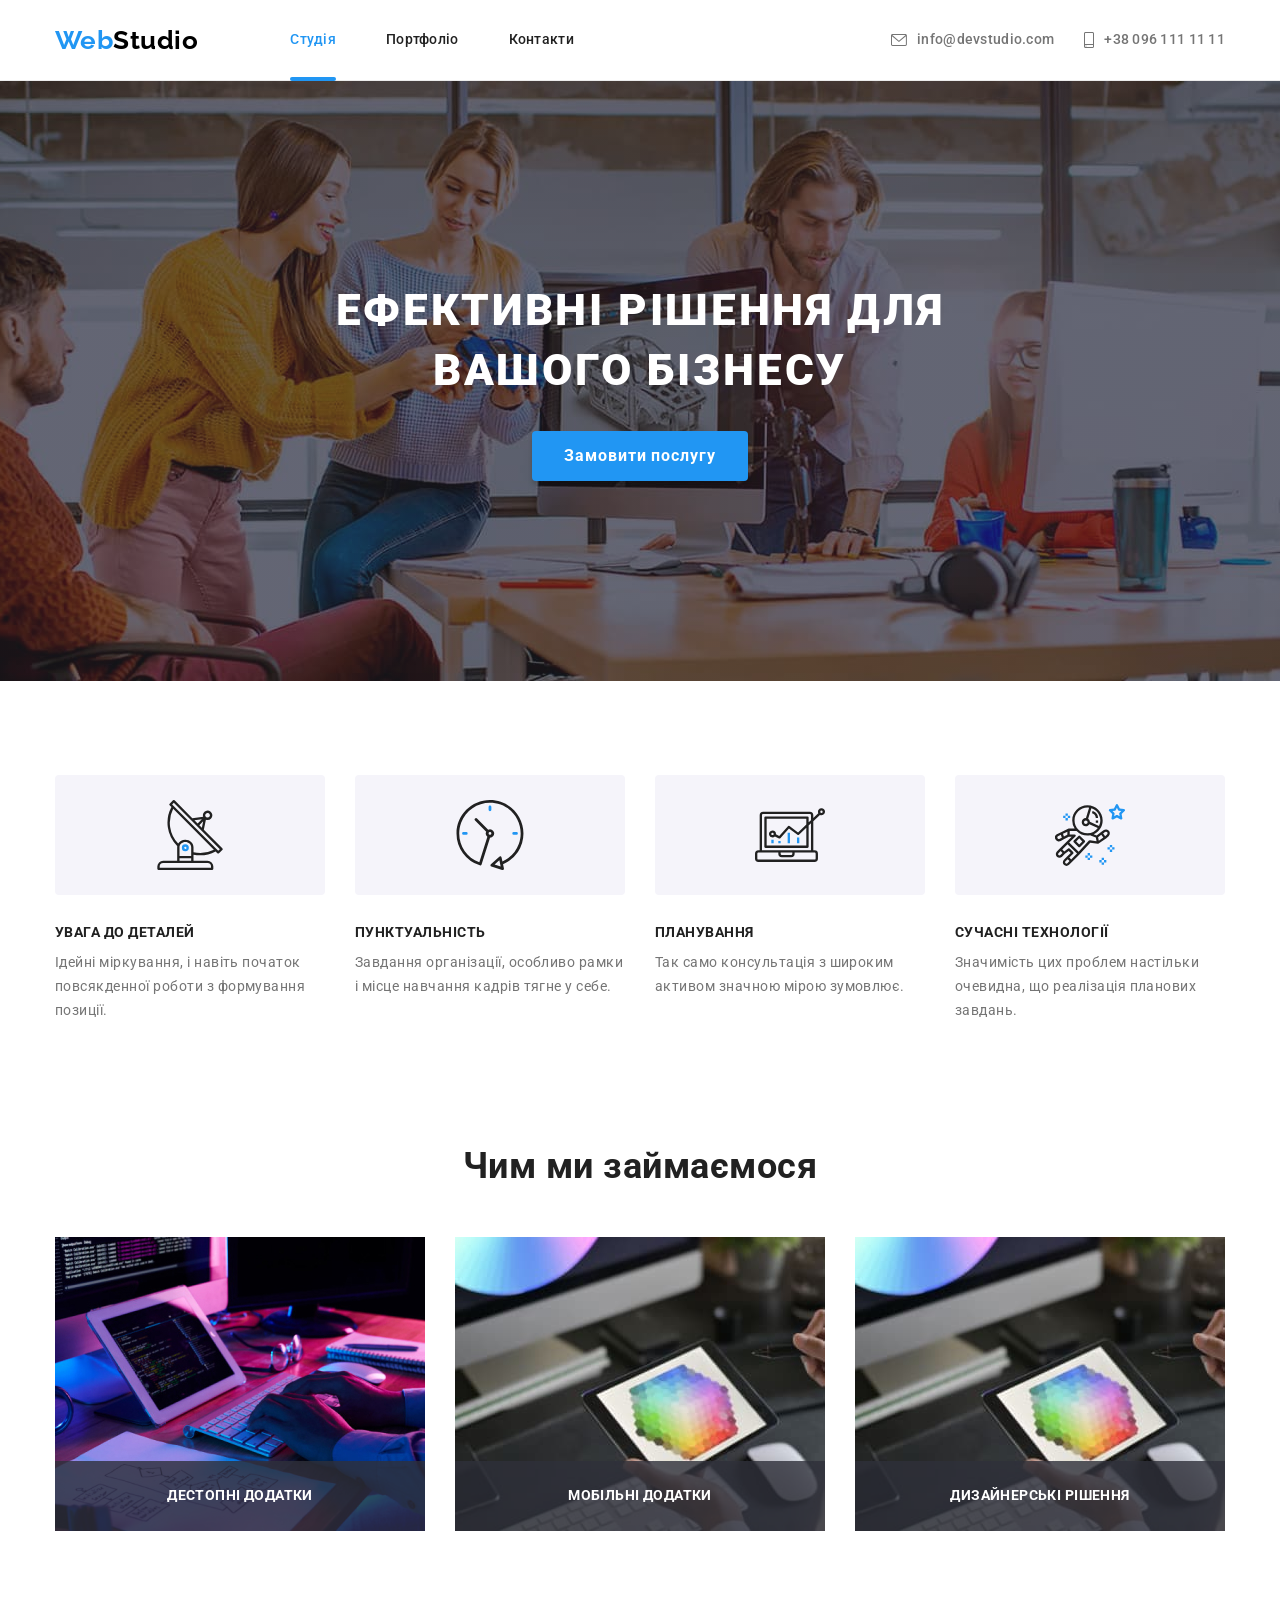
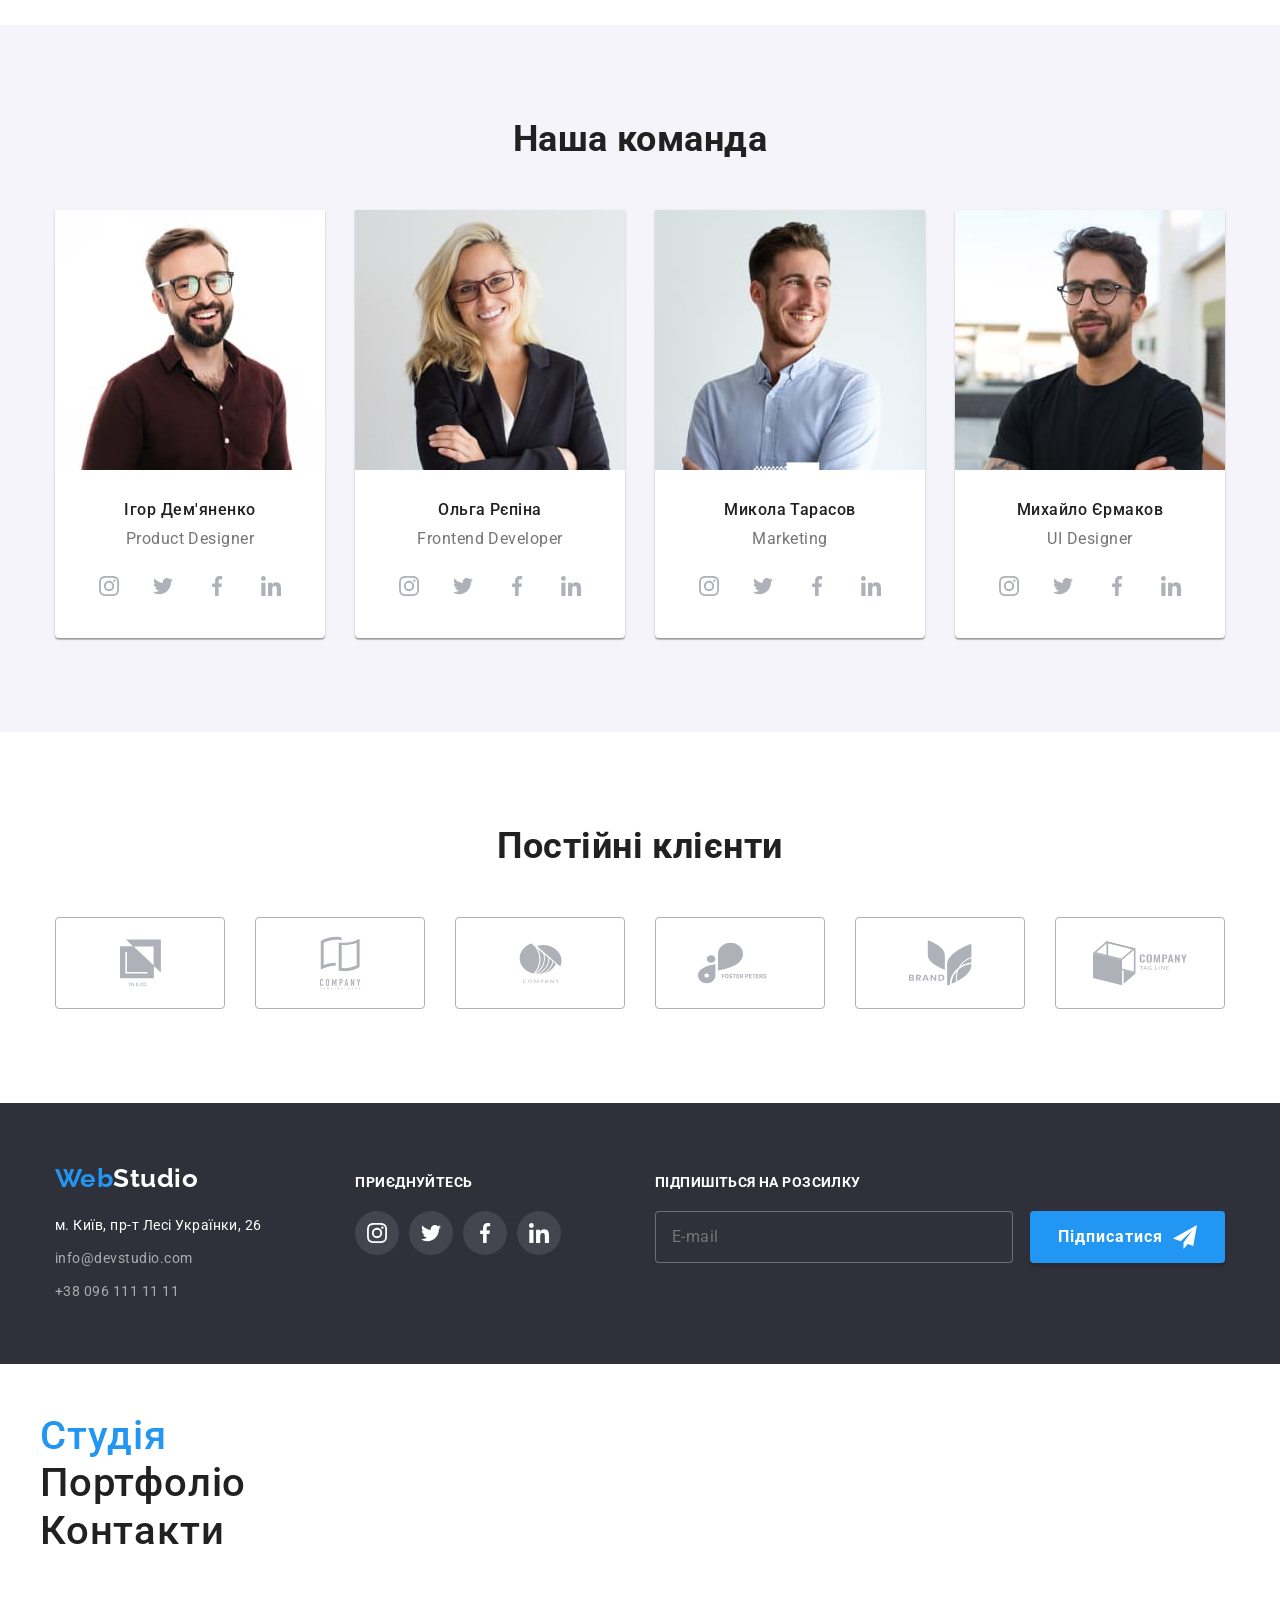
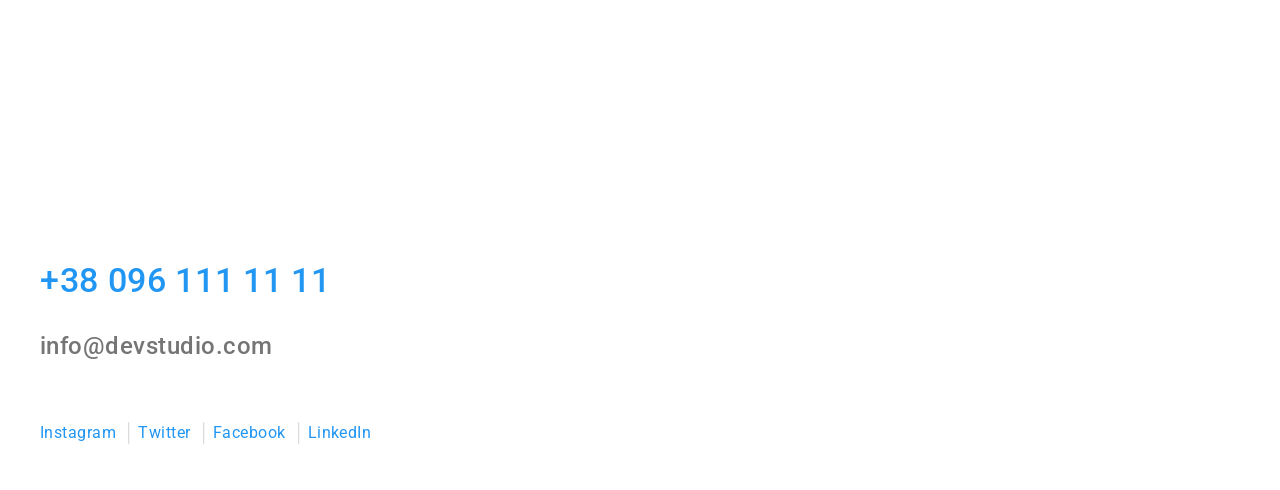
<file: index.html>
<!DOCTYPE html>
<html lang="uk">

<head>
    <meta charset="UTF-8">
    <meta http-equiv="X-UA-Compatible" content="IE=edge">
    <meta name="viewport" content="width=device-width, initial-scale=1.0">
    <link rel="preconnect" href="https://fonts.gstatic.com">
    <link href="https://fonts.googleapis.com/css2?family=Raleway:wght@700&family=Roboto:wght@400;500;700;900&display=swap" rel="stylesheet">

    <!-- <link rel="stylesheet" href="https://cdnjs.cloudflare.com/ajax/libs/modern-normalize/1.1.0/modern-normalize.min.css" integrity="sha512-wpPYUAdjBVSE4KJnH1VR1HeZfpl1ub8YT/NKx4PuQ5NmX2tKuGu6U/JRp5y+Y8XG2tV+wKQpNHVUX03MfMFn9Q==" crossorigin="anonymous" referrerpolicy="no-referrer"> -->

    <link rel="stylesheet" href="./css/main.min.css">
    <!-- <link rel="stylesheet" href="./css/style.css"> -->
    <title>WebStudio</title>
</head>

<body>

    <!--header-->
    <header class="header">
        <div class="container">
            <div class="header__container">
                <nav class="header__main-nav">
                    <a class="logo logo__header link" href="./index.html" lang="en"><span class="logo-first">Web</span>Studio</a>
                    <ul class="header__menu">
                        <li class="header__item">
                            <a href=" ./index.html" class="link header__link active">Студія</a>
                        </li>
                        <li class="header__item">
                            <a href="./portfolio.html" class="link header__link">Портфоліо</a>
                        </li>
                        <li class="header__item">
                            <a href=" #" class="link header__link">Контакти</a>
                        </li>
                    </ul>
                </nav>
                <ul class="header__contacts">
                    <li class="header__item">
                        <a href="mailto:info@devstudio.com" class="header__contacts-link link ">
                            <svg class="envelope">
                                <use href="./images/icons.svg#envelope"></use>
                            </svg>info@devstudio.com
                        </a>
                    </li>
                    <li class="header__item">
                        <a href="tel:+380961111111" class="header__contacts-link link">
                            <svg class="smartphone">
                                <use href="./images/icons.svg#smartphone"></use>
                            </svg>+38 096 111 11 11
                        </a>
                    </li>
                </ul>

                <button class="mobile-menu__button-menu" type="button" data-menu-open>
                    <svg class="mobile-menu__button-menu__icon" aria-label="Mobile menu">
                        <use class="mobile-menu__open" href="./images/icons.svg#mobile-menu"></use>
                        <!-- <use class="mobile-menu__close " href="./images/icons.svg#mobile-close"></use> -->
                    </svg>
                </button>
                
            </div>
        </div>
    </header>

    <!--Main content-->
    <main class="main">

        <!--Order a service-->
        <section class="order-service">
            <div class="overlay">
                <div class="container">
                    <h1 class="main__title">Ефективні рішення для вашого бізнесу</h1>
                    <button class="button order__button" type="button" data-modal-open>Замовити послугу</button>
                </div>
                
            </div>
        </section>


        <!--Our features-->
        <section class="features section">
            <div class="container">
                <h2 class="features__title visually-hidden">Наші особливості</h2>
                <ul class="features__list">
                    <li class="features__item">
                        <div class="features__background">
                            <svg class="feauteres__icons">
                                <use href="./images/icons.svg#antena"></use>
                            </svg>
                        </div>
                        <h3 class="feature-title">Увага до деталей</h3>
                        <p class="feature-description">Ідейні міркування, і навіть початок повсякденної роботи з формування позиції.</p>
                    </li>
                    <li class="features__item">
                        <div class="features__background">
                            <svg class="feauteres__icons"><use xlink:href="./images/icons.svg#clock"></use></svg>
                        </div>
                        <h3 class="feature-title">Пунктуальність</h3>
                        <p class="feature-description">Завдання організації, особливо рамки і місце навчання кадрів тягне у себе.</p>
                    </li>
                    <li class="features__item">
                        <div class="features__background">
                            <svg class="feauteres__icons">
                                <use href="./images/icons.svg#diagram"></use>
                            </svg>
                        </div>
                        <h3 class="feature-title">Планування</h3>
                        <p class="feature-description">Так само консультація з широким активом значною мірою зумовлює.</p>
                    </li>
                    <li class="features__item">
                        <div class="features__background">
                            <svg class="feauteres__icons">
                                <use href="./images/icons.svg#astronaut"></use>
                            </svg>
                        </div>
                        <h3 class="feature-title">Сучасні технології</h3>
                        <p class="feature-description">Значимість цих проблем настільки очевидна, що реалізація планових завдань.</p>
                    </li>
                </ul>
            </div>
        </section>

        <!--list of services-->
        <section class="services section">
            <div class="container">
                <h2 class="services__title">Чим ми займаємося</h2>
                <ul class="services__list">
                    <li class="services__item">
                        <img srcset="./images/box1-desktop.jpg 1x, ./images/box1-desktop@2x.jpg 2x" src="./images/box1-desktop.jpg" alt="Десктопні" width="370">
                        <h3 class="services__subtitle">Дестопні додатки</h3>
                    </li>
                    <li class="services__item">
                        <img srcset="./images/box2-desktop.jpg 1x, ./images/box2-desktop@2x.jpg 2x" src="./images/box2-detsktop.jpg" alt="Мобільні" width="370">
                        <h3 class="services__subtitle">Мобільні додатки</h3>
                    </li>
                    <li class="services__item">
                        <img srcset="./images/box3-desktop.jpg 1x, ./images/box3-desktop@2x.jpg 2x" src="./images/box3-desktop.jpg" alt="Дизайнерські" width="370">
                        <h3 class="services__subtitle">Дизайнерські рішення</h3>
                    </li>
                </ul>
            </div>
        </section>

        <!-- Our Team -->
        <section class="team section">
            <div class="container">
                <h2 class="team__title">Наша команда</h2>
                <ul class="employee-cards">
                    <li class="employee-cards__item">
                        <picture>
                            <source srcset="./images/igor-mobile.jpg 1x, ./images/igor-mobile@2x.jpg 2x" media="(max-width: 767px)">
                            <source srcset="./images/igor-tablet.jpg 1x, ./images/igor-tablet@2x.jpg 2x" media="(max-width: 1199px)">
                            <source srcset="./images/igor-desktop.jpg 1x, ./images/igor-desktop@2x.jpg 2x" media="(min-width: 1200px)">
                            <img class="employees-cards__image" src="./images/igor-mobile.jpg" alt="Ігор Дем'яненко">
                        </picture>
                        <!-- <img src="./images/mykhailo-mobile.jpg" alt="Ігор Дем'яненко"> -->
                        <div class="employee-cards-text">
                            <h3 class="employee-title">Ігор Дем'яненко</h3>
                            <p class="employee-description" lang="en">Product Designer</p>
                            <ul class="social-list">
                                <li class="social-list__item">
                                    <a class="social-list__link" href="#">
                                        <svg class="social-list__icon">
                                            <use href="./images/icons.svg#instagram"></use>
                                        </svg>
                                    </a>
                                </li>
                                <li class="social-list__item">
                                    <a class="social-list__link" href="#">
                                        <svg class="social-list__icon">
                                            <use href="./images/icons.svg#twitter"></use>
                                        </svg>
                                    </a>
                                </li>
                                <li class="social-list__item">
                                    <a class="social-list__link" href="#">
                                        <svg class="social-list__icon">
                                            <use href="./images/icons.svg#facebook"></use>
                                        </svg>
                                    </a>
                                </li>
                                <li class="social-list__item">
                                    <a class="social-list__link" href="#">
                                        <svg class="social-list__icon">
                                            <use href="./images/icons.svg#linkedin"></use>
                                        </svg>
                                    </a>
                                </li>
                            </ul>
                        </div>
                    </li>
                    <li class="employee-cards__item">
                        <picture>
                            <source srcset="./images/olha-mobile.jpg 1x, ./images/olha-mobile@2x.jpg 2x" media="(max-width: 767px)">
                            <source srcset="./images/olha-tablet.jpg 1x, ./images/olha-tablet@2x.jpg 2x" media="(max-width: 1199px)">
                            <source srcset="./images/olha-desktop.jpg 1x, ./images/olha-desktop@2x.jpg 2x" media="(min-width: 1200px)">
                            <img class="employees-cards__image" src="./images/igor-mobile.jpg" alt="Ольга Рєпіна">
                        </picture>
                        <!-- <img src="./images/olha-mobile.jpg" alt="Ольга Рєпіна"> -->
                        <div class="employee-cards-text">
                            <h3 class="employee-title">Ольга Рєпіна</h3>
                            <p class="employee-description" lang="en">Frontend Developer</p>
                            <ul class="social-list">
                                <li class="social-list__item">
                                    <a class="social-list__link" href="#">
                                        <svg class="social-list__icon">
                                            <use href="./images/icons.svg#instagram"></use>
                                        </svg>
                                    </a>
                                </li>
                                <li class="social-list__item">
                                    <a class="social-list__link" href="#">
                                        <svg class="social-list__icon">
                                            <use href="./images/icons.svg#twitter"></use>
                                        </svg>
                                    </a>
                                </li>
                                <li class="social-list__item">
                                    <a class="social-list__link" href="#">
                                        <svg class="social-list__icon">
                                            <use href="./images/icons.svg#facebook"></use>
                                        </svg>
                                    </a>
                                </li>
                                <li class="social-list__item">
                                    <a class="social-list__link" href="#">
                                        <svg class="social-list__icon">
                                            <use href="./images/icons.svg#linkedin"></use>
                                        </svg>
                                    </a>
                                </li>
                            </ul>
                        </div>
                    </li>
                    <li class="employee-cards__item">
                        <picture>
                            <source srcset="./images/mykola-mobile.jpg 1x, ./images/mykola-mobile@2x.jpg 2x" media="(max-width: 767px)">
                            <source srcset="./images/mykola-tablet.jpg 1x, ./images/mykola-tablet@2x.jpg 2x" media="(max-width: 1199px)">
                            <source srcset="./images/mykola-desktop.jpg 1x, ./images/mykola-desktop@2x.jpg 2x" media="(min-width: 1200px)">
                            <img class="employees-cards__image" src="./images/igor-mobile.jpg" alt="Микола Тарасов">
                        </picture>
                        <!-- <img src="./images/mykola-mobile.jpg" alt="Микола Тарасов"> -->
                        <div class="employee-cards-text">
                            <h3 class="employee-title">Микола Тарасов</h3>
                            <p class="employee-description" lang="en">Marketing</p>
                            <ul class="social-list">
                                <li class="social-list__item">
                                    <a class="social-list__link" href="#">
                                        <svg class="social-list__icon">
                                            <use href="./images/icons.svg#instagram"></use>
                                        </svg>
                                    </a>
                                </li>
                                <li class="social-list__item">
                                    <a class="social-list__link" href="#">
                                        <svg class="social-list__icon">
                                            <use href="./images/icons.svg#twitter"></use>
                                        </svg>
                                    </a>
                                </li>
                                <li class="social-list__item">
                                    <a class="social-list__link" href="#">
                                        <svg class="social-list__icon">
                                            <use href="./images/icons.svg#facebook"></use>
                                        </svg>
                                    </a>
                                </li>
                                <li class="social-list__item">
                                    <a class="social-list__link" href="#">
                                        <svg class="social-list__icon">
                                            <use href="./images/icons.svg#linkedin"></use>
                                        </svg>
                                    </a>
                                </li>
                            </ul>
                        </div>
                    </li>
                    <li class="employee-cards__item">
                        <picture>
                            <source srcset="./images/mykhailo-mobile.jpg 1x, ./images/mykhailo-mobile@2x.jpg 2x" media="(max-width: 767px)">
                            <source srcset="./images/mykhailo-tablet.jpg 1x, ./images/mykhailo-tablet@2x.jpg 2x" media="(max-width: 1199px)">
                            <source srcset="./images/mykhailo-desktop.jpg 1x, ./images/mykhailo-desktop@2x.jpg 2x" media="(min-width: 1200px)">
                            <img class="employees-cards__image" src="./images/igor-mobile.jpg" alt="Михайло Єрмаков">
                        </picture>
                        <!-- <img src="./images/igor-mobile.jpg" alt="Михайло Єрмаков"> -->
                        <div class="employee-cards-text">
                            <h3 class="employee-title">Михайло Єрмаков</h3>
                            <p class="employee-description" lang="en">UI Designer</p>
                            <ul class="social-list">
                                <li class="social-list__item">
                                    <a class="social-list__link" href="#">
                                        <svg class="social-list__icon">
                                            <use href="./images/icons.svg#instagram"></use>
                                        </svg>
                                    </a>
                                </li>
                                <li class="social-list__item">
                                    <a class="social-list__link" href="#">
                                        <svg class="social-list__icon">
                                            <use href="./images/icons.svg#twitter"></use>
                                        </svg>
                                    </a>
                                </li>
                                <li class="social-list__item">
                                    <a class="social-list__link" href="#">
                                        <svg class="social-list__icon">
                                            <use href="./images/icons.svg#facebook"></use>
                                        </svg>
                                    </a>
                                </li>
                                <li class="social-list__item">
                                    <a class="social-list__link" href="#">
                                        <svg class="social-list__icon">
                                            <use href="./images/icons.svg#linkedin"></use>
                                        </svg>
                                    </a>
                                </li>
                            </ul>
                        </div>
                    </li>
                </ul>
            </div>
        </section>

        <!--Regulary Clients-->
        <section class="clients section">
            <div class="container">
                <h2 class="clients__title">Постійні клієнти</h2>
                <ul class="clients__list">
                    <li class="clients__item">
                        <a href="#" class="clients__link">
                            <svg class="clients__logo" width="41">
                                <use href="./images/icons.svg#logo-1"></use>
                            </svg>
                        </a>
                    </li>
                    <li class="clients__item">
                        <a href="#" class="clients__link">
                            <svg class="clients__logo" width="41">
                                <use href="./images/icons.svg#logo-2"></use>
                            </svg>
                        </a>
                    </li>
                    <li class="clients__item">
                        <a href="#" class="clients__link">
                            <svg class="clients__logo" width="43">
                                <use href="./images/icons.svg#logo-3"></use>
                            </svg>
                        </a>
                    </li>
                    <li class="clients__item">
                        <a href="#" class="clients__link">
                            <svg class="clients__logo" width="85">
                                <use href="./images/icons.svg#logo-4"></use>
                            </svg>
                        </a>
                    </li>
                    <li class="clients__item">
                        <a href="#" class="clients__link">
                            <svg class="clients__logo" width="63">
                                <use href="./images/icons.svg#logo-5"></use>
                            </svg>
                        </a>
                    </li>
                    <li class="clients__item">
                        <a href="#" class="clients__link">
                            <svg class="clients__logo" width="94">
                                <use href="./images/icons.svg#logo-6"></use>
                            </svg>
                        </a>
                    </li>
                </ul>
            </div>
        </section>
        
    </main>

    <!-- Footer -->
    <footer class="footer">
        <div class="container">
            <div class="footer__container">
                <div class="footer__post">
                    <a class="logo logo__footer link" href="./index.html" lang="en"><span class="logo-first">Web</span>Studio</a>
                    <address class="footer__address">
                        <ul class="footer__contacts">
                            <li class="footer__item"><a href="https://goo.gl/maps/LnJfRQLmFY5JwcpX6" class="link footer__postal-address" target="_blank" rel="nofollow noopener noreferrer">м. Київ, пр-т Лесі Українки, 26</a></li>
                            <li class="footer__item"><a href="mailto:info@devstudio.com" class="link footer__link">info@devstudio.com</a></li>
                            <li class="footer__item"><a href="tel:+380961111111" class="link footer__link">+38 096 111 11 11</a></li>
                        </ul>
                    </address>
                </div>
                <div class="footer__join">
                    <h3 class="footer__title">Приєднуйтесь</h3>
                    <ul class="social-list">
                        <li class="social-list__item">
                            <a class="social-list__link" href="#">
                                <svg class="social-list__icon">
                                    <use href="./images/icons.svg#instagram"></use>
                                </svg>
                            </a>
                        </li>
                        <li class="social-list__item">
                            <a class="social-list__link" href="#">
                                <svg class="social-list__icon">
                                    <use href="./images/icons.svg#twitter"></use>
                                </svg>
                            </a>
                        </li>
                        <li class="social-list__item">
                            <a class="social-list__link" href="#">
                                <svg class="social-list__icon">
                                    <use href="./images/icons.svg#facebook"></use>
                                </svg>
                            </a>
                        </li>
                        <li class="social-list__item">
                            <a class="social-list__link" href="#">
                                <svg class="social-list__icon">
                                    <use href="./images/icons.svg#linkedin"></use>
                                </svg>
                            </a>
                        </li>
                    </ul>
                </div>
                <div class="footer__subscribe">
                    <form class="footer__form-subscribe">
                        <p class="footer__title">Підпишіться на розсилку</p>
                        <div class="footer__form-wrop">
                            <input class="footer__form-input" type="text" id="user-email-subscribe" placeholder="E-mail">
                            <button class="button footer__button" type="submit">Підписатися
                                <svg class="icon-subscribe" width="24" height="24">
                                    <use href="./images/icons.svg#send"></use>
                                </svg>
                            </button>
                        </div>
                    </form>
                </div>
            </div>
        </div>
    </footer>

    <!-- Modal window -->
    <div class="backdrop is-hidden" data-modal>
        <div class="modal">
            <div class="modal__container">
                <button class="modal__button-close" data-modal-close>
                    <svg class="modal__icon-close">
                        <use href="./images/icons.svg#close"></use>
                    </svg>
                </button>
                <h2 class="modal__title">Залиште свої дані, ми вам передзвонимо</h2>
                <form name="modal__form-callback">

                    <div class="modal__form-field">
                        <label class="modal__form-label" for="user-name">Ім'я</label>
                        <div class="modal__wrop">
                            <input class="modal__form-input" type="text" id="user-name">
                            <svg class="modal__form-icon">
                                <use href="./images/icons.svg#person"></use>
                            </svg>
                        </div>
                    </div>

                    <div class="modal__form-field">
                        <label class="modal__form-label" for="user-tel">Телефон</label>
                        <div class="modal__wrop">
                            <input class="modal__form-input" type="text" id="user-tel">
                            <svg class="modal__form-icon" width="18" height="18">
                                <use href="./images/icons.svg#phone"></use>
                            </svg>
                        </div>
                    </div>

                    <div class="modal__form-field">
                        <label class="modal__form-label" for="user-email">Пошта</label>
                        <div class="modal__wrop">
                            <input class="modal__form-input" type="text" id="user-email">
                            <svg class="modal__form-icon" width="18" height="18">
                                <use href="./images/icons.svg#email"></use>
                            </svg>
                        </div>
                    </div>

                    <div class="modal__form-comment">
                        <label class="modal__form-label" for="user-comment">Коментар</label>
                        <textarea class="modal__form-textarea" name="comment" id="user-comment" placeholder="Введіть текст"></textarea>
                    </div>

                    <div class="modal__form-check">
                        <label class="modal__form-agreement" for="user-agreement">
                            <input class="modal__check" type="checkbox" id="user-agreement">
                            <svg class="modal__icon-check" width="16" height="15">
                                <use href="./images/icons.svg#check"></use>
                            </svg>
                            <span class="modal__text-agreement">Погоджуюся з розсилкою та приймаю</span>  
                            <a class="terms-agreement" href="#">Умови договору</a>
                        </label>
                    </div>

                    <button class="button modal__button" type="submit">Відправити</button>
                </form>
            </div>
        </div>
    </div>

    <!-- Mobile menu -->
    <div class="mobile-menu" data-menu>
        <div class="vision">
            <button class="mobile-menu__button-close" type="button" data-menu-close>
                <svg class="mobile-menu__icon-close">
                    <use href="./images/icons.svg#mobile-close"></use>
                </svg>
            </button>
            <div class="mobile-menu__content">
                <ul class="mobile-menu__nav">
                    <li class="mobile-menu__item">
                        <a href=" ./index.html" class="link mobile-menu__link active">Студія</a>
                    </li>
                    <li class="mobile-menu__item">
                        <a href="./portfolio.html" class="link mobile-menu__link">Портфоліо</a>
                    </li>
                    <li class="mobile-menu__item">
                    <a href=" #" class="link mobile-menu__link">Контакти</a>
                    </li>
                </ul>
                <ul class="mobile-menu__contacts">
                
                    <li class="mobile-menu__contacts-item">
                        <a href="tel:+380961111111" class="mobile-menu__contacts-phone link">
                        <!-- <svg class="smartphone" width="10" height="16">
                            <use href="./images/icons.svg#smartphone"></use>
                        </svg> -->
                        +38 096 111 11 11
                        </a>
                    </li>
                    <li class="mobile-menu__contacts-item">
                        <a href="mailto:info@devstudio.com" class="mobile-menu__contacts-mail link ">
                        <!-- <svg class="envelope" width="16" height="12">
                            <use href="./images/icons.svg#envelope"></use>
                        </svg> -->
                        info@devstudio.com
                        </a>
                    </li>
                </ul>
                <ul class="mobile-menu__socials">
                    <li class="mobile-menu__socials-item">
                        <a href="" class="mobile-menu__socials-link link">Instagram</a>
                    </li>
                    <li class="mobile-menu-socials__item">
                        <a href="" class="mobile-menu__socials-link soclink-before link">Twitter</a>
                    </li>
                    <li class="mobile-menu-socials__item">
                        <a href="" class="mobile-menu__socials-link soclink-before link">Facebook</a>
                    </li>
                    <li class="mobile-menu-socials__item">
                        <a href="" class="mobile-menu__socials-link soclink-before link">LinkedIn</a>
                    </li>
                </ul>
            </div>
        </div>
            
        
    </div>

    <script src="./js/mobile-menu.js"></script>
    <script src="./js/modal.js"></script>

</body>

</html>
</file>
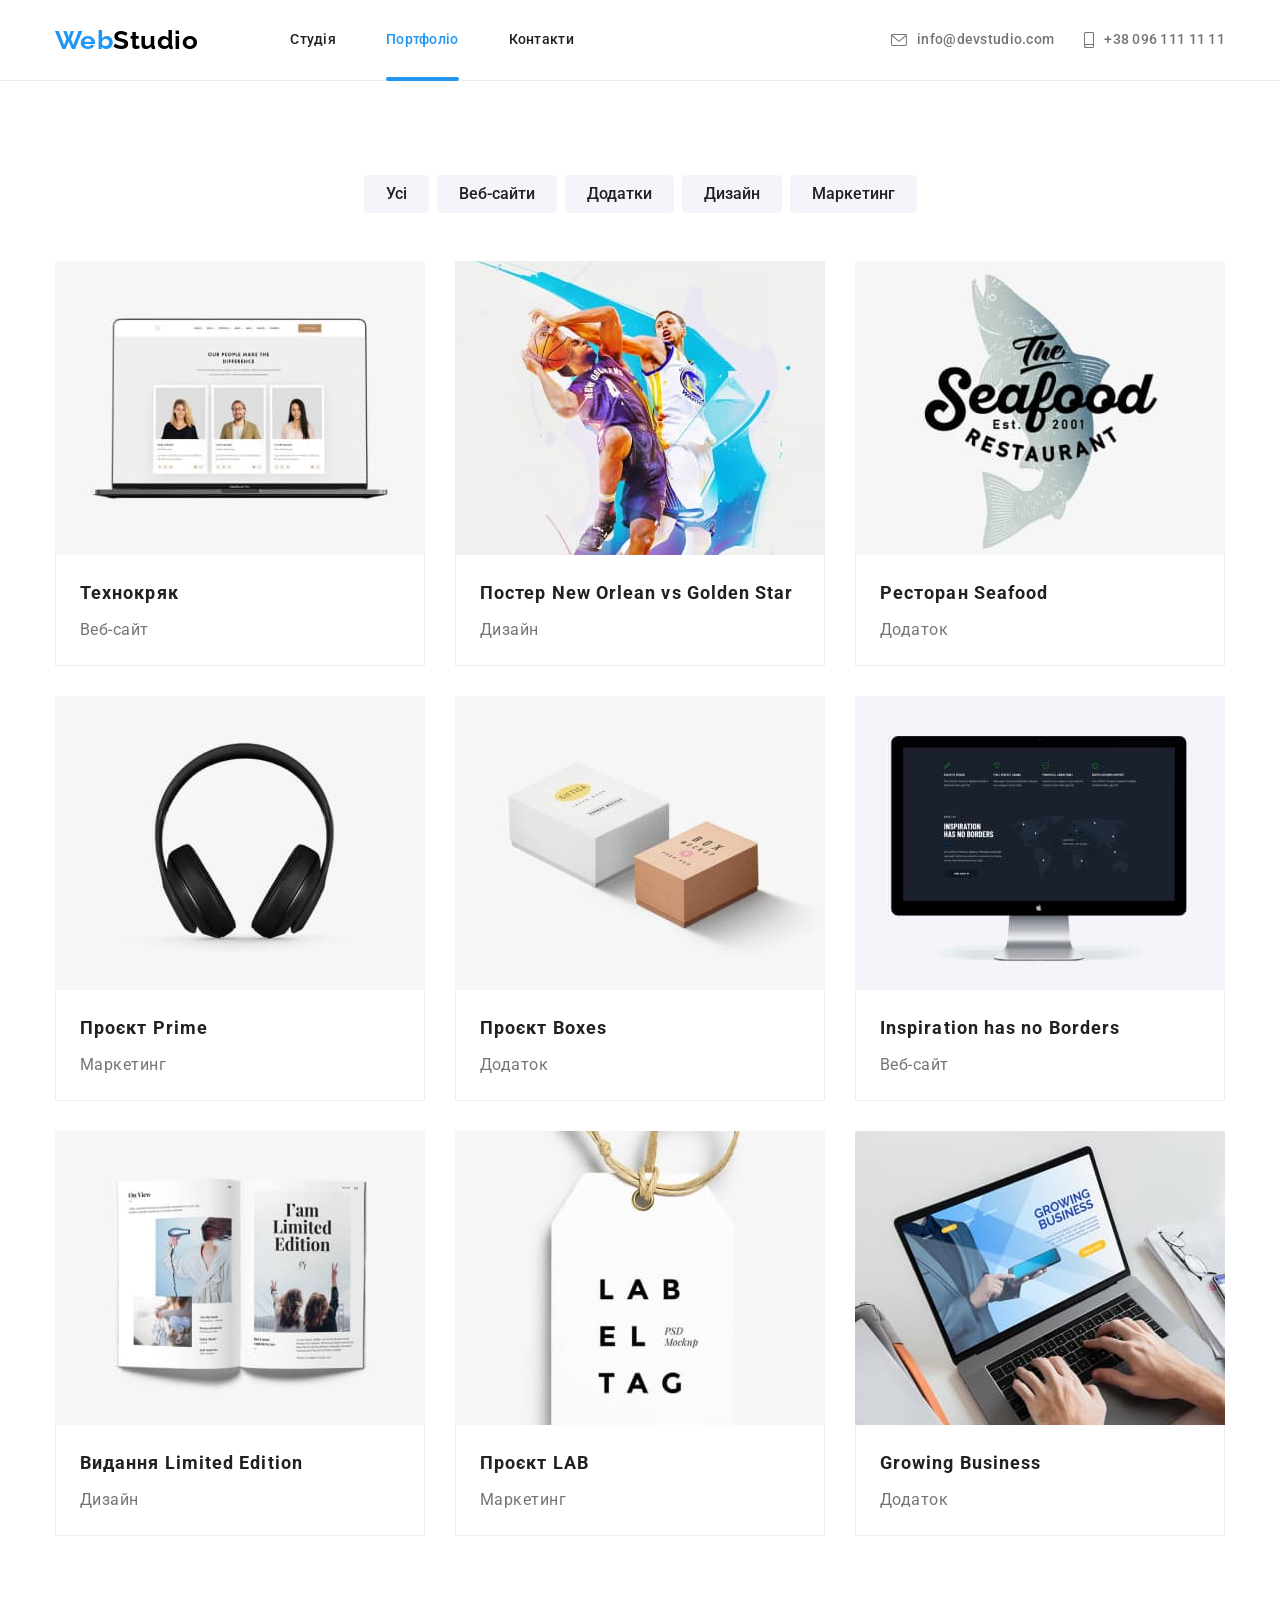
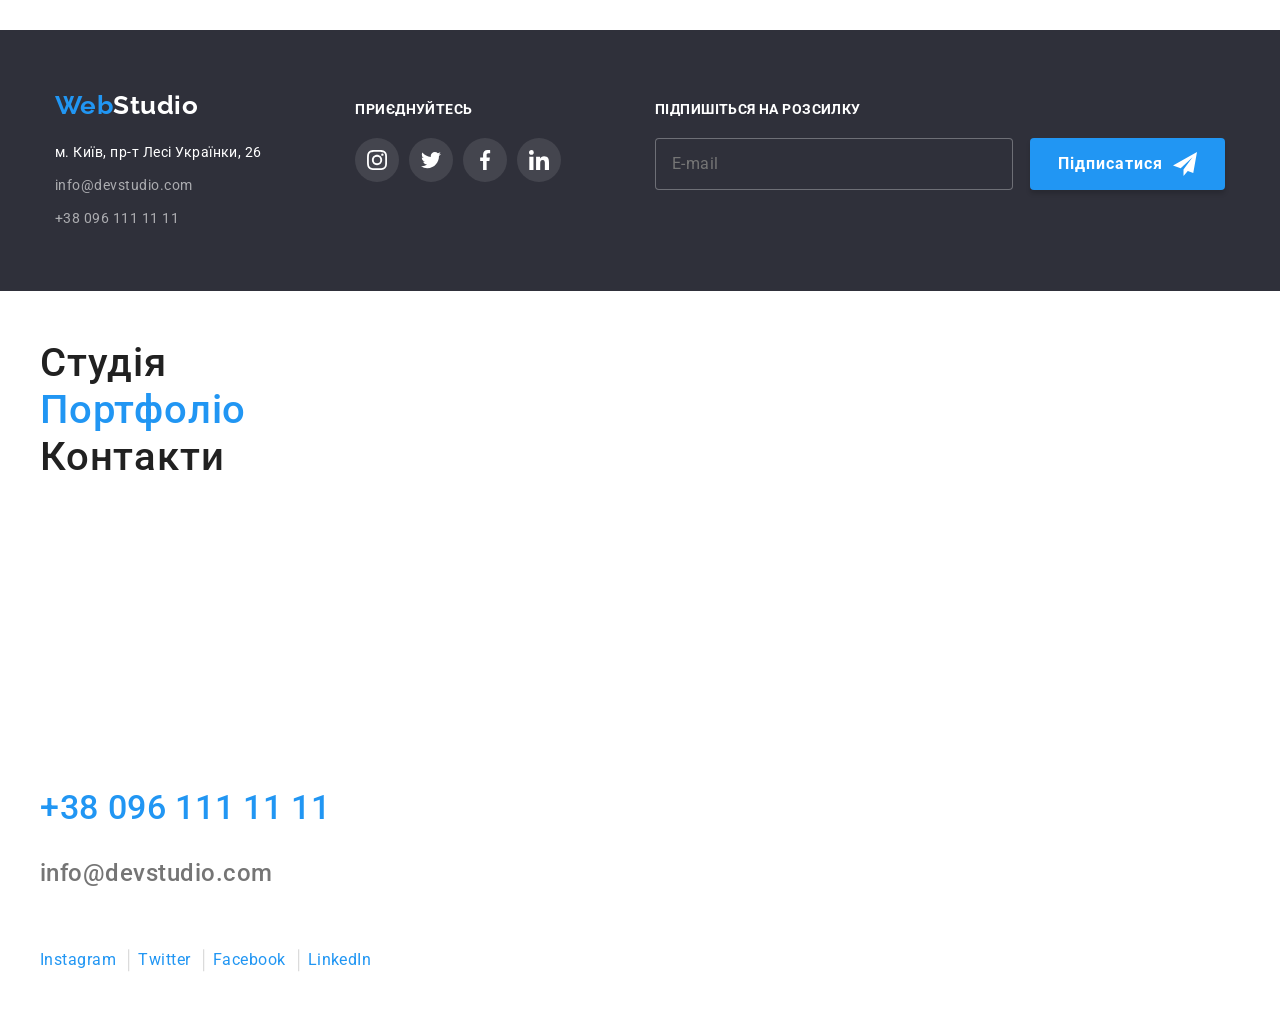
<file: portfolio.html>
<!DOCTYPE html>
<html lang="uk">

<head>
    <meta charset="UTF-8">
    <meta http-equiv="X-UA-Compatible" content="IE=edge">
    <meta name="viewport" content="width=device-width, initial-scale=1.0">
    <link rel="preconnect" href="https://fonts.gstatic.com">
    <link href="https://fonts.googleapis.com/css2?family=Raleway:wght@700&family=Roboto:wght@400;500;700;900&display=swap" rel="stylesheet">

    <!-- <link rel="stylesheet" href="https://cdnjs.cloudflare.com/ajax/libs/modern-normalize/1.1.0/modern-normalize.min.css" integrity="sha512-wpPYUAdjBVSE4KJnH1VR1HeZfpl1ub8YT/NKx4PuQ5NmX2tKuGu6U/JRp5y+Y8XG2tV+wKQpNHVUX03MfMFn9Q==" crossorigin="anonymous" referrerpolicy="no-referrer"> -->

    <link rel="stylesheet" href="./css/main.min.css">
    <!-- <link rel="stylesheet" href="./css/style.css"> -->
    <title>Портфоліо</title>
</head>

<body>

    <!--header-->
    <header class="header">
        <div class="container">
            <div class="header__container">
                <nav class="header__main-nav">
                    <a class="logo logo__header link" href="./index.html" lang="en"><span class="logo-first">Web</span>Studio</a>
                    <ul class="header__menu">
                        <li class="header__item">
                            <a href=" ./index.html" class="link header__link">Студія</a>
                        </li>
                        <li class="header__item">
                            <a href="./portfolio.html" class="link header__link active">Портфоліо</a>
                        </li>
                        <li class="header__item">
                            <a href=" #" class="link header__link">Контакти</a>
                        </li>
                    </ul>
                </nav>
                <ul class="header__contacts">
                    <li class="header__item">
                        <a href="mailto:info@devstudio.com" class="header__contacts-link link ">
                            <svg class="envelope">
                                <use href="./images/icons.svg#envelope"></use>
                            </svg>info@devstudio.com
                        </a>
                    </li>
                    <li class="header__item">
                        <a href="tel:+380961111111" class="header__contacts-link link">
                            <svg class="smartphone">
                                <use href="./images/icons.svg#smartphone"></use>
                            </svg>+38 096 111 11 11
                        </a>
                    </li>
                </ul>

                <button class="mobile-menu__button-menu" type="button" data-menu-open>
                    <svg class="mobile-menu__button-menu__icon" aria-label="Mobile menu">
                        <use class="mobile-menu__open" href="./images/icons.svg#mobile-menu"></use>
                        <!-- <use class="mobile-menu__close " href="./images/icons.svg#mobile-close"></use> -->
                    </svg>
                </button>
                
            </div>
        </div>
    </header>

    <!--Main content-->
    <main class="main">
        <section class="section">
            <div class="container">
                <!--This header must be hidden-->
                <h1 class="visually-hidden">Наші проекти</h1>
                <!--Filter-->
                <ul class="filter__list">
                    <li class="filter__item">
                        <button class="filter__button" type="button">Усі</button>
                    </li>
                    <li class="filter__item"><button class="filter__button" type="button">Веб-сайти</button></li>
                    <li class="filter__item"><button class="filter__button" type="button">Додатки</button></li>
                    <li class="filter__item"><button class="filter__button" type="button">Дизайн</button></li>
                    <li class="filter__item"><button class="filter__button" type="button">Маркетинг</button></li>
                </ul>
                <!--Galery projects-->
                <ul class="gallery">
                    <li class="project">
                        <a class="project__link link" href="#">
                            <div class="project__about">
                                <picture>
                                    <source srcset="./images/technocrack-mobile.jpg 1x, ./images/technocrack-mobile@2x.jpg 2x" media="(max-width: 767px)">
                                    <source srcset="./images/technocrack-tablet.jpg 1x, ./images/technocrack-tablet@2x.jpg 2x" media="(max-width: 1199px)">
                                    <source srcset="./images/technocrack-desktop.jpg 1x, ./images/technocrack-desktop@2x.jpg 2x" media="(min-width: 1200px)">
                                    <img class="" src="./images/technocrack-mobile.jpg" alt="Технокряк">
                                </picture>
                                <!-- <img src="./images/technocrack.jpg" alt="Технокряк" width="370"> -->
                                <p class="project__about-text">Ресурс пропонує комплексні пропозиції з різним рівнем функціоналу та сервісів. Все це дозволить відвідувачу отримати вичерпні відомості про компанію чи приватну особу.</p>
                            </div>
                            <div class="project__description">
                                <h3 class="project__title">Технокряк</h3>
                                <p class="project__text">Веб-сайт</p>
                            </div>
                        </a>
                    </li>
                    <li class="project">
                        <a class="link project__link" href="#">
                            <div class="project__about">
                                <picture>
                                    <source srcset="./images/neworlean-mobile.jpg 1x, ./images/neworlean-mobile@2x.jpg 2x" media="(max-width: 767px)">
                                    <source srcset="./images/neworlean-tablet.jpg 1x, ./images/neworlean-tablet@2x.jpg 2x" media="(max-width: 1199px)">
                                    <source srcset="./images/neworlean-desktop.jpg 1x, ./images/neworlean-desktop@2x.jpg 2x" media="(min-width: 1200px)">
                                    <img class="" src="./images/technocrack-mobile.jpg" alt="Постер New Orlean vs Golden Star">
                                </picture>
                                <!-- <img src="./images/neworlean.jpg" alt="Постер New Orlean vs Golden Star" width="370"> -->
                                <p class="project__about-text">Ресурс пропонує комплексні пропозиції з різним рівнем функціоналу та сервісів. Все це дозволить відвідувачу отримати вичерпні відомості про компанію чи приватну особу.</p>
                            </div>
                            <div class="project__description">
                                <h3 class="project__title"> Постер New Orlean vs Golden Star</h3>
                                <p class="project__text">Дизайн</p>
                            </div>
                        </a>
                    </li>
                    <li class="project">
                        <a class="link project__link" href="#">
                            <div class="project__about">
                                <picture>
                                    <source srcset="./images/seafood-mobile.jpg 1x, ./images/seafood-mobile@2x.jpg 2x" media="(max-width: 767px)">
                                    <source srcset="./images/seafood-tablet.jpg 1x, ./images/seafood-tablet@2x.jpg 2x" media="(max-width: 1199px)">
                                    <source srcset="./images/seafood-desktop.jpg 1x, ./images/seafood-desktop@2x.jpg 2x" media="(min-width: 1200px)">
                                    <img class="" src="./images/seafood-mobile.jpg" alt="Ресторан Seafood">
                                </picture>
                                <!-- <img src="./images/seafood.jpg" alt="Ресторан Seafood" width="370"> -->
                                <p class="project__about-text">Ресурс пропонує комплексні пропозиції з різним рівнем функціоналу та сервісів. Все це дозволить відвідувачу отримати вичерпні відомості про компанію чи приватну особу.</p>
                            </div>
                            <div class="project__description">
                                <h3 class="project__title"> Ресторан Seafood</h3>
                                <p class="project__text">Додаток</p>
                            </div>
                        </a>
                    </li>
                    <li class="project">
                        <a class="link project__link" href="#">
                            <div class="project__about">
                                <picture>
                                    <source srcset="./images/prime-mobile.jpg 1x, ./images/prime-mobile@2x.jpg 2x" media="(max-width: 767px)">
                                    <source srcset="./images/prime-tablet.jpg 1x, ./images/prime-tablet@2x.jpg 2x" media="(max-width: 1199px)">
                                    <source srcset="./images/prime-desktop.jpg 1x, ./images/prime-desktop@2x.jpg 2x" media="(min-width: 1200px)">
                                    <img class="" src="./images/prime-mobile.jpg" alt="Проєкт Prime">
                                </picture>
                                <!-- <img src="./images/prime.jpg" alt="Проєкт Prime" width="370"> -->
                                <p class="project__about-text">Ресурс пропонує комплексні пропозиції з різним рівнем функціоналу та сервісів. Все це дозволить відвідувачу отримати вичерпні відомості про компанію чи приватну особу.</p>
                            </div>
                            <div class="project__description">
                                <h3 class="project__title"> Проєкт Prime</h3>
                                <p class="project__text">Маркетинг</p>
                            </div>
                        </a>
                    </li>
                    <li class="project">
                        <a class="link project__link" href="#">
                            <div class="project__about">
                                <picture>
                                    <source srcset="./images/boxes-mobile.jpg 1x, ./images/boxes-mobile@2x.jpg 2x" media="(max-width: 767px)">
                                    <source srcset="./images/boxes-tablet.jpg 1x, ./images/boxes-tablet@2x.jpg 2x" media="(max-width: 1199px)">
                                    <source srcset="./images/boxes-desktop.jpg 1x, ./images/boxes-desktop@2x.jpg 2x" media="(min-width: 1200px)">
                                    <img class="" src="./images/boxes-mobile.jpg" alt="Проєкт Boxes">
                                </picture>
                                <!-- <img src="./images/boxes.jpg" alt="Проєкт Boxes" width="370"> -->
                                <p class="project__about-text">Ресурс пропонує комплексні пропозиції з різним рівнем функціоналу та сервісів. Все це дозволить відвідувачу отримати вичерпні відомості про компанію чи приватну особу.</p>
                            </div>
                            <div class="project__description">
                                <h3 class="project__title"> Проєкт Boxes</h3>
                                <p class="project__text">Додаток</p>
                            </div>
                        </a>
                    </li>
                    <li class="project">
                        <a class="link project__link" href="#">
                            <div class="project__about">
                                <picture>
                                    <source srcset="./images/inspiration-mobile.jpg 1x, ./images/inspiration-mobile@2x.jpg 2x" media="(max-width: 767px)">
                                    <source srcset="./images/inspiration-tablet.jpg 1x, ./images/inspiration-tablet@2x.jpg 2x" media="(max-width: 1199px)">
                                    <source srcset="./images/inspiration-desktop.jpg 1x, ./images/inspiration-desktop@2x.jpg 2x" media="(min-width: 1200px)">
                                    <img class="" src="./images/inspiration-mobile.jpg" alt="Inspiration has no Borders">
                                </picture>
                                <!-- <img src="./images/inspiration.jpg" alt="Inspiration has no Borders" width="370"> -->
                                <p class="project__about-text">Ресурс пропонує комплексні пропозиції з різним рівнем функціоналу та сервісів. Все це дозволить відвідувачу отримати вичерпні відомості про компанію чи приватну особу.</p>
                            </div>
                            <div class="project__description">
                                <h3 class="project__title"> Inspiration has no Borders</h3>
                                <p class="project__text">Веб-сайт</p>
                            </div>
                        </a>
                    </li>
                    <li class="project">
                        <a class="link project__link" href="#">
                            <div class="project__about">
                                <picture>
                                    <source srcset="./images/limitededition-mobile.jpg 1x, ./images/limitededition-mobile@2x.jpg 2x" media="(max-width: 767px)">
                                    <source srcset="./images/limitededition-tablet.jpg 1x, ./images/limitededition-tablet@2x.jpg 2x" media="(max-width: 1199px)">
                                    <source srcset="./images/limitededition-desktop.jpg 1x, ./images/limitededition-desktop@2x.jpg 2x" media="(min-width: 1200px)">
                                    <img class="" src="./images/limitededition-mobile.jpg" alt="Видання Limited Edition">
                                </picture>
                                <!-- <img src="./images/limitededition.jpg" alt="Видання Limited Edition" width="370"> -->
                                <p class="project__about-text">Ресурс пропонує комплексні пропозиції з різним рівнем функціоналу та сервісів. Все це дозволить відвідувачу отримати вичерпні відомості про компанію чи приватну особу.</p>
                            </div>
                            <div class="project__description">
                                <h3 class="project__title"> Видання Limited Edition</h3>
                                <p class="project__text">Дизайн</p>
                            </div>
                        </a>
                    </li>
                    <li class="project">
                        <a class="link project__link" href="#">
                            <div class="project__about">
                                <picture>
                                    <source srcset="./images/lab-mobile.jpg 1x, ./images/lab-mobile@2x.jpg 2x" media="(max-width: 767px)">
                                    <source srcset="./images/lab-tablet.jpg 1x, ./images/lab-tablet@2x.jpg 2x" media="(max-width: 1199px)">
                                    <source srcset="./images/lab-desktop.jpg 1x, ./images/lab-desktop@2x.jpg 2x" media="(min-width: 1200px)">
                                    <img class="" src="./images/lab-mobile.jpg" alt="Проєкт LAB">
                                </picture>
                                <!-- <img src="./images/lab.jpg" alt="Проєкт LAB" width="370"> -->
                                <p class="project__about-text">Ресурс пропонує комплексні пропозиції з різним рівнем функціоналу та сервісів. Все це дозволить відвідувачу отримати вичерпні відомості про компанію чи приватну особу.</p>
                            </div>
                            <div class="project__description">
                                <h3 class="project__title"> Проєкт LAB</h3>
                                <p class="project__text">Маркетинг</p>
                            </div>
                        </a>
                    </li>
                    <li class="project">
                        <a class="link project__link" href="#">
                            <div class="project__about">
                                <picture>
                                    <source srcset="./images/growingbusiness-mobile.jpg 1x, ./images/growingbusiness-mobile@2x.jpg 2x" media="(max-width: 767px)">
                                    <source srcset="./images/growingbusiness-tablet.jpg 1x, ./images/growingbusiness-tablet@2x.jpg 2x" media="(max-width: 1199px)">
                                    <source srcset="./images/growingbusiness-desktop.jpg 1x, ./images/growingbusiness-desktop@2x.jpg 2x" media="(min-width: 1200px)">
                                    <img class="" src="./images/growingbusiness-mobile.jpg" alt="Growing Business">
                                </picture>
                                <!-- <img src="./images/growingbusiness.jpg" alt="Growing Business" width="370"> -->
                                <p class="project__about-text">Ресурс пропонує комплексні пропозиції з різним рівнем функціоналу та сервісів. Все це дозволить відвідувачу отримати вичерпні відомості про компанію чи приватну особу.</p>
                            </div>
                            <div class="project__description">
                                <h3 class="project__title"> Growing Business</h3>
                                <p class="project__text">Додаток</p>
                            </div>
                        </a>
                    </li>
                </ul>
            </div>
        </section>
    </main>

    <!-- Footer -->
    <footer class="footer">
        <div class="container">
            <div class="footer__container">
                <div class="footer__post">
                    <a class="logo logo__footer link" href="./index.html" lang="en"><span class="logo-first">Web</span>Studio</a>
                    <address class="footer__address">
                        <ul class="footer__contacts">
                            <li class="footer__item"><a href="https://goo.gl/maps/LnJfRQLmFY5JwcpX6" class="link footer__postal-address" target="_blank" rel="nofollow noopener noreferrer">м. Київ, пр-т Лесі Українки, 26</a></li>
                            <li class="footer__item"><a href="mailto:info@devstudio.com" class="link footer__link">info@devstudio.com</a></li>
                            <li class="footer__item"><a href="tel:+380961111111" class="link footer__link">+38 096 111 11 11</a></li>
                        </ul>
                    </address>
                </div>
                <div class="footer__join">
                    <h3 class="footer__title">Приєднуйтесь</h3>
                    <ul class="social-list">
                        <li class="social-list__item">
                            <a class="social-list__link" href="#">
                                <svg class="social-list__icon">
                                    <use href="./images/icons.svg#instagram"></use>
                                </svg>
                            </a>
                        </li>
                        <li class="social-list__item">
                            <a class="social-list__link" href="#">
                                <svg class="social-list__icon">
                                    <use href="./images/icons.svg#twitter"></use>
                                </svg>
                            </a>
                        </li>
                        <li class="social-list__item">
                            <a class="social-list__link" href="#">
                                <svg class="social-list__icon">
                                    <use href="./images/icons.svg#facebook"></use>
                                </svg>
                            </a>
                        </li>
                        <li class="social-list__item">
                            <a class="social-list__link" href="#">
                                <svg class="social-list__icon">
                                    <use href="./images/icons.svg#linkedin"></use>
                                </svg>
                            </a>
                        </li>
                    </ul>
                </div>
                <div class="footer__subscribe">
                    <form class="footer__form-subscribe">
                        <p class="footer__title">Підпишіться на розсилку</p>
                        <div class="footer__form-wrop">
                            <input class="footer__form-input" type="text" id="user-email-subscribe" placeholder="E-mail">
                            <button class="button footer__button" type="submit">Підписатися
                                <svg class="icon-subscribe" width="24" height="24">
                                    <use href="./images/icons.svg#send"></use>
                                </svg>
                            </button>
                        </div>
                    </form>
                </div>
            </div>
        </div>
    </footer>

        <!-- Mobile menu -->
        <div class="mobile-menu" data-menu>
            <div class="vision">
                <button class="mobile-menu__button-close" type="button" data-menu-close>
                    <svg class="mobile-menu__icon-close">
                        <use href="./images/icons.svg#mobile-close"></use>
                    </svg>
                </button>
                <div class="mobile-menu__content">
                    <ul class="mobile-menu__nav">
                        <li class="mobile-menu__item">
                            <a href=" ./index.html" class="link mobile-menu__link">Студія</a>
                        </li>
                        <li class="mobile-menu__item">
                            <a href="./portfolio.html" class="link mobile-menu__link active">Портфоліо</a>
                        </li>
                        <li class="mobile-menu__item">
                        <a href=" #" class="link mobile-menu__link">Контакти</a>
                        </li>
                    </ul>
                    <ul class="mobile-menu__contacts">
                    
                        <li class="mobile-menu__contacts-item">
                            <a href="tel:+380961111111" class="mobile-menu__contacts-phone link">
                            <!-- <svg class="smartphone" width="10" height="16">
                                <use href="./images/icons.svg#smartphone"></use>
                            </svg> -->
                            +38 096 111 11 11
                            </a>
                        </li>
                        <li class="mobile-menu__contacts-item">
                            <a href="mailto:info@devstudio.com" class="mobile-menu__contacts-mail link ">
                            <!-- <svg class="envelope" width="16" height="12">
                                <use href="./images/icons.svg#envelope"></use>
                            </svg> -->
                            info@devstudio.com
                            </a>
                        </li>
                    </ul>
                    <ul class="mobile-menu__socials">
                        <li class="mobile-menu__socials-item">
                            <a href="" class="mobile-menu__socials-link link">Instagram</a>
                        </li>
                        <li class="mobile-menu-socials__item">
                            <a href="" class="mobile-menu__socials-link soclink-before link">Twitter</a>
                        </li>
                        <li class="mobile-menu-socials__item">
                            <a href="" class="mobile-menu__socials-link soclink-before link">Facebook</a>
                        </li>
                        <li class="mobile-menu-socials__item">
                            <a href="" class="mobile-menu__socials-link soclink-before link">LinkedIn</a>
                        </li>
                    </ul>
                </div>
            </div>
                
            
        </div>
        
        <script src="./js/mobile-menu.js"></script>

</body>

</html>
</file>
<file: css/main.min.css>
.visually-hidden{position:absolute;white-space:nowrap;width:1px;height:1px;overflow:hidden;border:0;padding:0;clip:rect(0 0 0 0);-webkit-clip-path:inset(50%);clip-path:inset(50%);margin:-1px}.mobile-menu.is-open{display:block;opacity:1;visibility:visible;pointer-events:auto}@media screen and (min-width: 768px){.mobile-menu.is-open{display:none}}/*! modern-normalize v1.1.0 | MIT License | https://github.com/sindresorhus/modern-normalize */*,::before,::after{box-sizing:border-box}html{-moz-tab-size:4;-o-tab-size:4;tab-size:4}html{line-height:1.15;-webkit-text-size-adjust:100%}body{margin:0}body{font-family:system-ui,-apple-system,"Segoe UI",Roboto,Helvetica,Arial,sans-serif,"Apple Color Emoji","Segoe UI Emoji"}hr{height:0;color:inherit}abbr[title]{-webkit-text-decoration:underline dotted;text-decoration:underline dotted}b,strong{font-weight:bolder}code,kbd,samp,pre{font-family:ui-monospace,SFMono-Regular,Consolas,"Liberation Mono",Menlo,monospace;font-size:1em}small{font-size:80%}sub,sup{font-size:75%;line-height:0;position:relative;vertical-align:baseline}sub{bottom:-0.25em}sup{top:-0.5em}table{text-indent:0;border-color:inherit}button,input,optgroup,select,textarea{font-family:inherit;font-size:100%;line-height:1.15;margin:0}button,select{text-transform:none}button,[type=button],[type=reset],[type=submit]{-webkit-appearance:button}::-moz-focus-inner{border-style:none;padding:0}:-moz-focusring{outline:1px dotted ButtonText}:-moz-ui-invalid{box-shadow:none}legend{padding:0}progress{vertical-align:baseline}::-webkit-inner-spin-button,::-webkit-outer-spin-button{height:auto}[type=search]{-webkit-appearance:textfield;outline-offset:-2px}::-webkit-search-decoration{-webkit-appearance:none}::-webkit-file-upload-button{-webkit-appearance:button;font:inherit}summary{display:list-item}ul,p{list-style:none;margin:0;padding:0}h1,h2,h3{margin:0}.link{text-decoration:none}.section{padding:60px 0}@media screen and (min-width: 1200px){.section{padding-top:94px;padding-bottom:94px}}body{background-color:#fff;color:#757575;font-family:roboto,sans-serif;letter-spacing:.03em;min-width:240px}img{display:block}.logo{display:block;font-family:"Raleway";font-weight:700;font-size:24px;line-height:1.17}.logo-first{color:#2196f3}.logo__header{color:#000}.logo__footer{margin:0 0 20px 0;color:#fff}@media screen and (min-width: 1200px){.logo{font-size:26px;line-height:1.19}}.button{padding:10px 24px;color:#fff;font-family:inherit;font-weight:700;font-size:16px;line-height:1.88;letter-spacing:.06em;cursor:pointer;border-radius:4px;border:none;background-color:#2196f3;box-shadow:0px 4px 4px rgba(0,0,0,.15);transition:background-color 250ms cubic-bezier(0.4, 0, 0.2, 1)}.button:hover,.button:focus{background-color:#188ce8}@media screen and (min-width: 1200px){.button{padding:10px 32px}}.mobile-menu__button-menu{width:40px;height:40px;top:10px;right:15px;padding:0;border:none;background:none}.mobile-menu__button-menu:hover,.mobile-menu__button-menu:focus{cursor:pointer;border-color:#2196f3;fill:#2196f3}.mobile-menu__button-menu .mobile-menu__close{display:none}.mobile-menu__button-menu.is-open .mobile-menu__close{display:block}.mobile-menu__button-menu.is-open .mobile-menu__open{display:none}@media screen and (min-width: 768px){.mobile-menu__button-menu{display:none}}.mobile-menu__button-menu__icon{width:40px;height:40px}.mobile-menu__button-close{position:absolute;display:flex;width:40px;height:40px;padding:0;top:8px;right:8px;justify-content:center;align-items:center;background-color:rgba(0,0,0,0);border:none}.mobile-menu__button-close:hover,.mobile-menu__button-close:focus{cursor:pointer;border-color:#2196f3;fill:#2196f3}@media screen and (min-width: 768px){.mobile-menu__button-close{display:none}}.footer__button{display:flex;align-items:center;margin-left:auto;margin-right:auto;padding:10px 28px}@media screen and (min-width: 1200px){.footer__button{margin:0}}.modal__button{display:block;margin-left:auto;margin-right:auto;padding:10px 52px}.modal__button-close{position:absolute;display:flex;width:30px;height:30px;padding:0;top:8px;right:8px;justify-content:center;align-items:center;cursor:pointer;border-radius:50%;background-color:#fff;border:1px solid rgba(0,0,0,.1)}.modal__icon-close{width:18px;height:18px;transition:fill 250ms cubic-bezier(0.4, 0, 0.2, 1)}.filter__button{padding:6px 22px;color:#212121;background-color:#f5f4fa;font-family:inherit;font-weight:500;font-size:16px;line-height:1.63;cursor:pointer;border:none;border-radius:4px;transition:color 250ms cubic-bezier(0.4, 0, 0.2, 1),background-color 250ms cubic-bezier(0.4, 0, 0.2, 1),box-shadow 250ms cubic-bezier(0.4, 0, 0.2, 1)}.filter__button:hover,.filter__button:focus{color:#fff;background-color:#2196f3;box-shadow:0px 3px 1px rgba(0,0,0,.1),0px 1px 2px rgba(0,0,0,.08),0px 2px 2px rgba(0,0,0,.12)}.social-list{display:flex;justify-content:center;-moz-column-gap:10px;column-gap:10px}.social-list__item{width:44px;height:44px}.social-list__link{display:flex;width:100%;height:100%;justify-content:center;align-items:center;border-radius:50%;fill:#afb1b8;background-color:rgba(255,255,255,.1);transition:background-color 250ms cubic-bezier(0.4, 0, 0.2, 1),fill 250ms cubic-bezier(0.4, 0, 0.2, 1)}.social-list__link:hover,.social-list__link:focus{background-color:#2196f3;fill:#fff}.social-list__icon{width:20px;height:20px}.overlay{height:400px;margin-left:auto;margin-right:auto;padding:118px 0;background-color:#c4c4c4;background-position:center center;background-size:cover;background-repeat:no-repeat}@media screen and (min-width: 1200px){.overlay{max-width:1600px;height:600px;padding:200px 0}}@media screen and (max-width: 767px){.overlay{background-image:linear-gradient(to right, rgba(47, 48, 58, 0.4), rgba(47, 48, 58, 0.4)),url(../images/overlay-mobile.jpg)}}@media screen and (max-width: 767px)and (min-device-pixel-ratio: 2),screen and (max-width: 767px)and (-webkit-min-device-pixel-ratio: 2),screen and (max-width: 767px)and (min-resolution: 192dpi),screen and (max-width: 767px)and (min-resolution: 2dppx){.overlay{background-image:linear-gradient(to right, rgba(47, 48, 58, 0.4), rgba(47, 48, 58, 0.4)),url(../images/overlay-mobile@2x.jpg)}}@media screen and (min-width: 768px){.overlay{background-image:linear-gradient(to right, rgba(47, 48, 58, 0.4), rgba(47, 48, 58, 0.4)),url(../images/overlay-tablet.jpg)}}@media screen and (min-width: 768px)and (min-device-pixel-ratio: 2),screen and (min-width: 768px)and (-webkit-min-device-pixel-ratio: 2),screen and (min-width: 768px)and (min-resolution: 192dpi),screen and (min-width: 768px)and (min-resolution: 2dppx){.overlay{background-image:linear-gradient(to right, rgba(47, 48, 58, 0.4), rgba(47, 48, 58, 0.4)),url(../images/overlay-tablet@2x.jpg)}}@media screen and (min-width: 1200px){.overlay{padding:200px 0;max-width:1600px;background-image:linear-gradient(to right, rgba(47, 48, 58, 0.4), rgba(47, 48, 58, 0.4)),url(../images/overlay-desktop.jpg)}}@media screen and (min-width: 1200px)and (min-device-pixel-ratio: 2),screen and (min-width: 1200px)and (-webkit-min-device-pixel-ratio: 2),screen and (min-width: 1200px)and (min-resolution: 192dpi),screen and (min-width: 1200px)and (min-resolution: 2dppx){.overlay{background-image:linear-gradient(to right, rgba(47, 48, 58, 0.4), rgba(47, 48, 58, 0.4)),url(../images/overlay-desktop@2x.jpg)}}@media screen and (min-width: 768px){.employee-cards{max-width:768px;margin-left:auto;margin-right:auto;display:flex;flex-wrap:wrap;justify-content:center;gap:30px}}@media screen and (min-width: 1200px){.employee-cards{max-width:1200px}}.employee-cards__item{background-color:#fff;box-shadow:0px 1px 3px rgba(0,0,0,.12),0px 1px 1px rgba(0,0,0,.14),0px 2px 1px rgba(0,0,0,.2);border-radius:0px 0px 4px 4px}@media screen and (min-width: 768px){.employee-cards__item{margin-bottom:0}}@media screen and (min-width: 1200px){.employee-cards__item{width:270px;height:428px}}.employee-cards__item:not(:last-child){margin-bottom:30px}@media screen and (min-width: 768px){.employee-cards__item:not(:last-child){margin-bottom:0}}.employee-cards-text{padding:30px 0;text-align:center}.employee-title{margin-bottom:10px;color:#212121;font-weight:500;font-size:16px;line-height:1.19}.employee-description{margin-bottom:16px;color:#757575;font-size:16px;line-height:1.19}.clients__list{display:flex;align-items:center;gap:30px;flex-wrap:wrap;justify-content:center}@media screen and (min-width: 480px){.clients__list{max-width:480px;margin-left:auto;margin-right:auto}}@media screen and (min-width: 768px){.clients__list{max-width:768px;margin-left:auto;margin-right:auto}}@media screen and (min-width: 1200px){.clients__list{max-width:1200px;margin-left:auto;margin-right:auto}}.clients__link{display:flex;justify-content:center;width:210px;height:92px;fill:#afb1b8;border:1px solid #afb1b8;border-radius:4px;transition:color 250ms cubic-bezier(0.4, 0, 0.2, 1),fill 250ms cubic-bezier(0.4, 0, 0.2, 1),border 250ms cubic-bezier(0.4, 0, 0.2, 1)}.clients__link:hover,.clients__link:focus{color:#2196f3;fill:#2196f3;border:1px solid #2196f3}@media screen and (min-width: 1200px){.clients__link{width:170px}}.footer__postal-address{color:#fff;font-style:normal;font-size:14px;line-height:1.71;transition:color 250ms cubic-bezier(0.4, 0, 0.2, 1)}.footer__postal-address:hover,.footer__postal-address:focus{color:#2196f3}.footer__link{color:rgba(255,255,255,.6);font-style:normal;font-size:14px;line-height:1.71;transition:color 250ms cubic-bezier(0.4, 0, 0.2, 1)}.footer__link:hover,.footer__link:focus{color:#2196f3}.footer__item:not(:last-child){margin-bottom:8px}@media screen and (min-width: 1200px){.footer__item:not(:last-child){margin-bottom:9px}}.footer__title{margin-bottom:20px;font-size:14px;font-weight:700;line-height:1.14;letter-spacing:.03em;text-transform:uppercase;color:#fff}.project{max-width:450px;margin-left:auto;margin-right:auto;overflow-y:hidden}.project:not(:last-child){margin-bottom:30px}@media screen and (min-width: 768px){.project:not(:last-child){margin-bottom:0}}@media screen and (min-width: 768px){.project{width:354px;margin-left:initial;margin-right:auto}}@media screen and (min-width: 1200px){.project{width:370px}}.project__link{display:block;transition:box-shadow 250ms cubic-bezier(0.4, 0, 0.2, 1)}.project__link:hover,.project__link:focus{box-shadow:0px 1px 1px rgba(0,0,0,.12),0px 4px 4px rgba(0,0,0,.06),1px 4px 6px rgba(0,0,0,.16)}.project__link:hover .project__about-text,.project__link:focus .project__about-text{transform:translateY(-100%)}.project__description{padding:20px 24px;border-left:1px solid #eee;border-right:1px solid #eee;border-bottom:1px solid #eee}.project__title{margin-bottom:4px;color:#212121;font-weight:700;font-size:18px;line-height:2;letter-spacing:.06em}.project__text{color:#757575;font-size:16px;line-height:1.88}.project__about{position:relative;overflow:hidden}@media screen and (min-width: 768px){.project__about{width:354px}}@media screen and (min-width: 1200px){.project__about{width:370px}}.project__about-text{position:absolute;width:100%;height:100%;padding:77px 24px;color:#fff;font-size:18px;line-height:1.56;letter-spacing:.03em;background-color:rgba(33,150,243,.9);transition:transform 250ms cubic-bezier(0.4, 0, 0.2, 1)}@media screen and (min-width: 768px){.project__about-text{padding:49px 24px;width:354px}}@media screen and (min-width: 1200px){.project__about-text{width:100%}}.project__about img{width:100%}.container{min-width:200px;margin:0 auto;padding:0 15px}@media screen and (max-width: 767px){.main .container{max-width:480px}}@media screen and (min-width: 768px){.container{max-width:768px}}@media screen and (min-width: 1200px){.container{max-width:1200px}}.header{border-bottom:1px solid #ececec}.header__main-nav{display:flex;align-items:center;justify-content:space-between}@media screen and (min-width: 480px){.header__main-nav{-moz-column-gap:87px;column-gap:87px}}@media screen and (min-width: 1200px){.header__main-nav{-moz-column-gap:92px;column-gap:92px}}.header__container{display:flex;align-items:center;justify-content:space-between;padding:16px 0}@media screen and (min-width: 768px){.header__container{padding:0}}.header__contacts{display:none}@media screen and (min-width: 768px){.header__contacts{display:flex;row-gap:10px;flex-direction:column;align-items:flex-start}}@media screen and (min-width: 1200px){.header__contacts{align-items:center;-moz-column-gap:30px;column-gap:30px;flex-direction:row}}.header__contacts-link{display:flex;align-items:center;color:#757575;fill:#757575;font-weight:500;font-size:12px;line-height:1.17;letter-spacing:.02em;transition:color 250ms cubic-bezier(0.4, 0, 0.2, 1),fill 250ms cubic-bezier(0.4, 0, 0.2, 1)}@media screen and (min-width: 1200px){.header__contacts-link{font-size:14px;line-height:1.14}}.header__contacts-link:hover,.header__contacts-link:focus{color:#2196f3;fill:#2196f3}.header__link{display:block;padding-top:32px;padding-bottom:32px;color:#212121;font-weight:500;font-size:14px;line-height:1.14;letter-spacing:.02em;transition:color 250ms cubic-bezier(0.4, 0, 0.2, 1)}.header__item{position:relative}.header__menu{display:none}.header__menu a:hover,.header__menu a:focus{color:#2196f3}@media screen and (min-width: 768px){.header__menu{display:flex;-moz-column-gap:50px;column-gap:50px;align-items:center}}.header .active::after{content:"";position:absolute;width:100%;height:4px;left:0;bottom:-1px;background-color:#2196f3;border-radius:2px}.envelope{width:14px;height:10px;margin-right:8px}@media screen and (min-width: 1200px){.envelope{width:16px;height:12px;margin-right:10px}}.smartphone{width:10px;height:14px;margin-right:8px}@media screen and (min-width: 1200px){.smartphone{width:10px;height:16px;margin-right:10px}}.order-service{text-align:center}.main__title{max-width:360px;margin:0 auto 30px;color:#fff;font-weight:900;font-size:26px;line-height:1.62;letter-spacing:.06em;text-transform:uppercase}@media screen and (min-width: 1200px){.main__title{max-width:696px;font-size:44px;line-height:1.36}}@media screen and (min-width: 768px){.features{margin-left:auto;margin-right:auto}}@media screen and (min-width: 768px){.features__list{display:flex;align-items:center;gap:30px;flex-wrap:wrap;justify-content:center}}@media screen and (min-width: 1200px){.features__list{flex-wrap:nowrap;align-items:normal;justify-content:normal}}.feauteres__icons{width:70px;height:70px}.features__background{display:flex;justify-content:center;align-items:center;height:120px;margin-bottom:30px;background-color:#f5f4fa;border-radius:4px}.feature-title{margin-bottom:10px;color:#212121;font-weight:700;font-size:14px;line-height:1.14;text-transform:uppercase;text-align:center}@media screen and (min-width: 768px){.feature-title{text-align:start}}.features__item{width:100%}.features__item:not(:last-child){margin-bottom:30px}@media screen and (min-width: 768px){.features__item{width:354px;margin-bottom:0}}@media screen and (min-width: 1200px){.features__item{width:270px}}.feature-description{font-size:14px;line-height:1.7}.services{display:none;padding-top:0}.services__title{margin-bottom:50px;color:#212121;font-weight:700;font-size:36px;line-height:1.14;text-align:center}.services__subtitle{position:absolute;bottom:0;width:370px;padding:27px 0;font-size:14px;line-height:1.14;text-align:center;letter-spacing:.03em;text-transform:uppercase;color:#fff;background:rgba(47,48,58,.8)}.services__list{display:flex;align-items:center;-moz-column-gap:30px;column-gap:30px}.services__item{position:relative}@media screen and (min-width: 1200px){.services{display:block}}.team{background-color:#f5f4fa}.team__title{margin-bottom:30px;color:#212121;font-weight:700;font-size:28px;line-height:1.18;text-align:center}@media screen and (min-width: 1200px){.team__title{font-size:36px;line-height:1.14;margin-bottom:50px}}.team img{width:100%}.clients__title{margin-bottom:30px;color:#212121;font-weight:700;font-size:24px;line-height:1.18;text-align:center}@media screen and (min-width: 1200px){.clients__title{margin-bottom:50px;font-size:36px;line-height:1.14}}.filter__list{display:flex;max-width:326px;margin-left:auto;margin-right:auto;margin-bottom:40px;-moz-column-gap:8px;column-gap:8px;row-gap:15px;flex-wrap:wrap;align-items:center;justify-content:center}@media screen and (min-width: 768px){.filter__list{max-width:768px;margin-bottom:30px}}@media screen and (min-width: 1200px){.filter__list{max-width:1200px;margin-bottom:48px}}@media screen and (min-width: 768px){.gallery{display:flex;max-width:738px;margin-left:auto;margin-right:auto;flex-wrap:wrap;justify-content:center;gap:30px}}@media screen and (min-width: 1200px){.gallery{max-width:1200px}}.footer{padding-top:60px;padding-bottom:60px;background-color:#2f303a}.footer__container{-moz-column-gap:70px;column-gap:70px;text-align:center;justify-content:space-between;align-items:baseline}@media screen and (min-width: 768px){.footer__container{max-width:768px;margin-left:auto;margin-right:auto;display:flex;flex-wrap:wrap;justify-content:space-around}}@media screen and (min-width: 1200px){.footer__container{max-width:1200px;text-align:start;margin:0;display:flex;flex-wrap:nowrap;justify-content:space-between;align-items:baseline}}.footer .social-list__link{fill:#fff}.footer__post{margin-bottom:60px}@media screen and (min-width: 1200px){.footer__post{margin-bottom:0}}.footer__join{margin-bottom:60px}@media screen and (min-width: 1200px){.footer__join{margin-bottom:0}}.modal__form-field{display:flex;flex-direction:column;margin-bottom:10px}.modal__form-label{margin-bottom:4px;font-size:12px;line-height:1.17;letter-spacing:.01em;color:#757575}.modal__wrop{position:relative}.modal__form-input{width:100%;height:40px;padding-left:42px}.modal__form-icon{position:absolute;width:18px;height:18px;top:50%;left:12px;transform:translateY(-50%);transition:color 250ms cubic-bezier(0.4, 0, 0.2, 1),fill 250ms cubic-bezier(0.4, 0, 0.2, 1),border 250ms cubic-bezier(0.4, 0, 0.2, 1)}.modal__form-input,.modal__form-textarea{border:1px solid rgba(33,33,33,.2);border-radius:4px;transition:border 250ms cubic-bezier(0.4, 0, 0.2, 1)}.modal__form-comment{display:flex;flex-direction:column;margin-bottom:20px}.modal__form-textarea{height:120px;padding:12px 16px;resize:none}.modal__form-textarea::-moz-placeholder{font-family:inherit;font-size:12px;line-height:1.17;letter-spacing:.01em;color:rgba(117,117,117,.5)}.modal__form-textarea:-ms-input-placeholder{font-family:inherit;font-size:12px;line-height:1.17;letter-spacing:.01em;color:rgba(117,117,117,.5)}.modal__form-textarea::placeholder{font-family:inherit;font-size:12px;line-height:1.17;letter-spacing:.01em;color:rgba(117,117,117,.5)}:active,:hover,:focus{outline:0;outline-offset:0}.modal__icon-close:hover,.modal__button-close:focus,.modal__form-input:hover,.modal__form-input:hover+.modal__form-icon,.modal__form-input:focus,.modal__form-input:focus+.modal__form-icon,.modal__form-textarea:hover,.modal__form-textarea:focus{cursor:pointer;border-color:#2196f3;fill:#2196f3}.modal__form-check{margin-bottom:30px}@media screen and (min-width: 1200px){.modal__form-check{text-align:center}}.modal__check{-webkit-appearance:none;-moz-appearance:none;appearance:none}.modal__check:checked+.modal__icon-check{fill:#fff;background-color:#2196f3;border-color:#2196f3}.modal__icon-check{vertical-align:middle;border:2px solid #212121;border-radius:2px;fill:rgba(0,0,0,0);transition:color 250ms cubic-bezier(0.4, 0, 0.2, 1),fill 250ms cubic-bezier(0.4, 0, 0.2, 1),border 250ms cubic-bezier(0.4, 0, 0.2, 1)}@media screen and (min-width: 1200px){.modal__icon-check{margin-right:8px}}.modal__form-agreement{display:inline-block;font-size:12px;line-height:1.17;letter-spacing:.03em;color:#757575}@media screen and (min-width: 1200px){.modal__form-agreement{font-size:14px;line-height:1.71}}.modal__text-agreement{vertical-align:middle}.terms-agreement{color:#2196f3}@media screen and (min-width: 768px){.footer__form-subscribe{width:450px}}@media screen and (min-width: 1200px){.footer__form-subscribe{width:570px}}.footer__form-wrop{margin-left:auto;margin-right:auto}@media screen and (min-width: 1200px){.footer__form-wrop{display:flex;-moz-column-gap:12px;column-gap:12px;justify-content:space-between}}.footer__form-input{width:100%;max-width:450px;margin-bottom:20px;padding:15px 16px;font-size:16px;line-height:1.25;letter-spacing:.03em;color:var(--footer-contact-color);background-color:#2f303a;border:1px solid rgba(255,255,255,.3);border-radius:4px}@media screen and (min-width: 1200px){.footer__form-input{width:358px;margin-bottom:0}}.icon-subscribe{fill:#fff;margin-left:10px}.backdrop{position:fixed;width:100%;height:100%;top:0;background-color:rgba(0,0,0,.2);transition:opacity 250ms linear,visibility 250ms linear,transform 250ms linear}.backdrop.is-hidden{visibility:hidden;opacity:0;pointer-events:none;transform:scale(2)}.modal{display:flex;padding:20px 0;height:100%;align-content:center;justify-content:center;align-items:center}.modal__container{position:relative;max-width:450px;background-color:#fff;border-radius:4px;overflow-y:auto;padding:40px}@media screen and (min-width: 1200px){.modal__container{height:100%;max-width:528px;max-height:582px}}.modal__title{margin-bottom:12px;font-size:20px;line-height:1.5;text-align:center;letter-spacing:.03em;color:#212121}@media screen and (min-width: 1200px){.modal__title{line-height:1.15}}@media screen and (max-width: 767px){.mobile-menu{display:none;visibility:hidden;width:100%;height:100%;background:#fff;position:fixed;top:0;left:0;width:100%}.mobile-menu__icon-close{width:40px;height:40px}.mobile-menu__item:not(:last-child){margin-bottom:32px}}.mobile-menu__nav{top:0;left:0;width:100%;margin-bottom:306px;font-weight:500;font-size:40px;line-height:1.18;letter-spacing:.02em}.mobile-menu__nav .mobile-menu__link:focus,.mobile-menu__nav .mobile-menu__link:focus{cursor:pointer;border-color:#2196f3;color:#2196f3}.mobile-menu__content{padding:48px 40px}.mobile-menu__link{color:#212121}.mobile-menu__contacts{margin-bottom:64px}.mobile-menu__contacts-item:first-child{margin-bottom:32px}.mobile-menu__contacts-mail{color:#757575;font-weight:500;font-size:24px;line-height:1.17;letter-spacing:.02em}@media screen and (max-width: 479px){.mobile-menu__contacts-mail{font-size:6vw}}.mobile-menu__contacts-phone{color:#2196f3;font-weight:500;font-size:34px;line-height:1.18;letter-spacing:.02em}@media screen and (max-width: 479px){.mobile-menu__contacts-phone{font-size:7vw}}.mobile-menu__socials{display:flex;justify-content:flex-start;align-items:center;flex-wrap:wrap;gap:10px}.mobile-menu__socials-link{color:#2196f3;display:flex}.soclink-before::before{content:"";display:inline-block;width:22px;margin-right:-10px;border-bottom:1px solid rgba(33,33,33,.2);transform:rotate(90deg)}.active{color:#2196f3}/*# sourceMappingURL=main.min.css.map */
</file>
